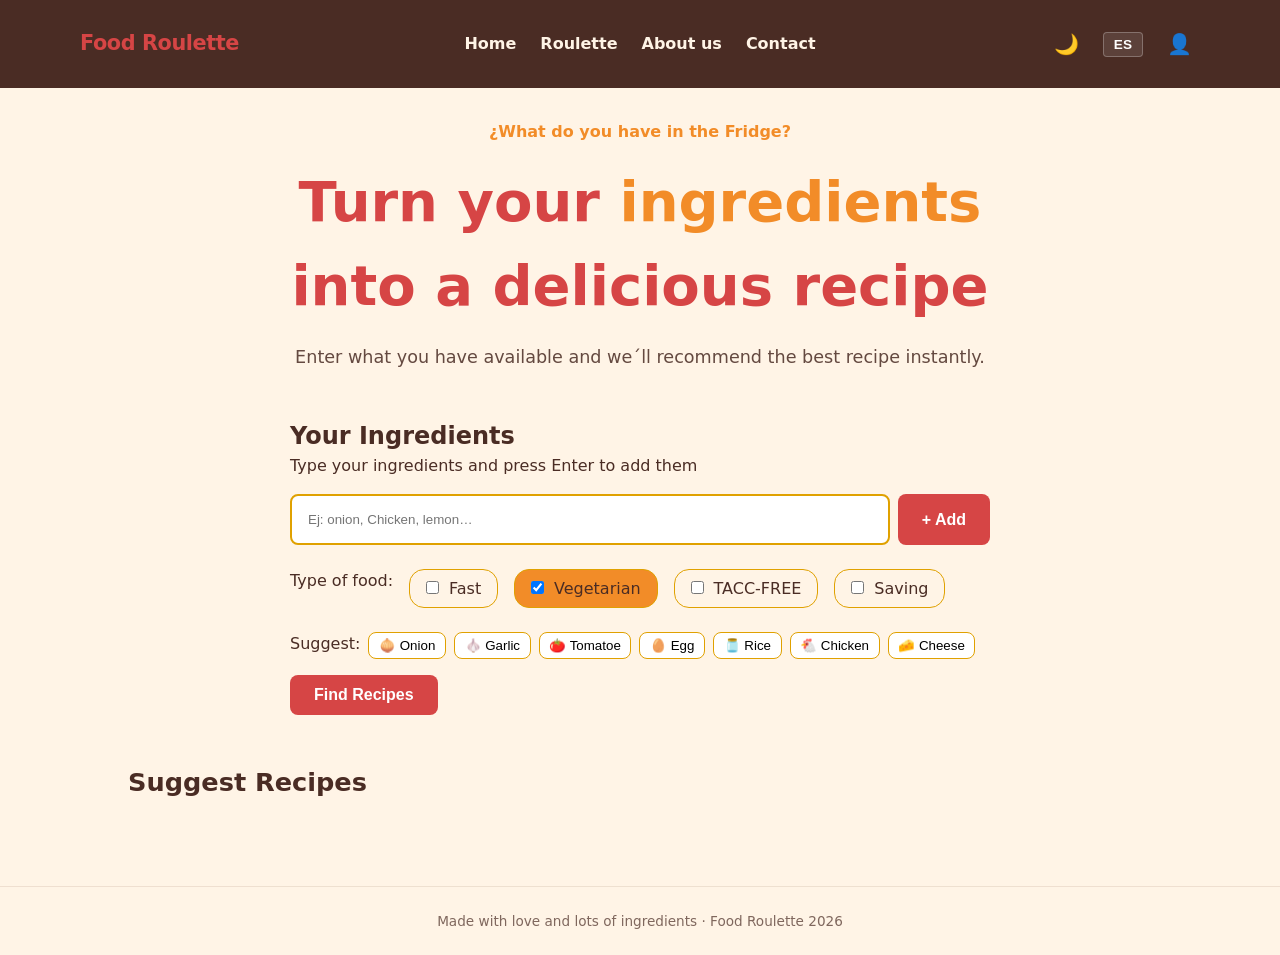
<file: index.html>
<!DOCTYPE html>
<html lang="en">
    <head>
        <meta charset="UTF-8">
        <meta name="viewport" content="width=device-width, initial-scale=1.0">
        <title>Food Roulette</title>
        <link rel="stylesheet" href="css/style.css">
    </head>

    <body>
        <!-- header (navbar): se inyecta desde js/navbar.js -->

        <!-- Modal de Login/Registro: se inyecta desde js/auth-modal.js -->

        <!-- Modal de Favoritos -->
        <div class="modal" id="favorites-modal" hidden>
            <div class="modal-content modal-large">
                <button class="modal-close" id="favorites-close-btn">✕</button>
                <h2 data-translate>My Favorite Recipes</h2>
                <div id="favorites-grid" class="recipes-grid"><!-- JS inyectará favoritos aquí --></div>
            </div>
        </div>

        <main>
            <section class="hero">
                <p class="hero-text" data-translate>¿What do you have in the Fridge?</p>
                <h1 class="hero-title">
                    <span data-translate>Turn your</span> <em data-translate>ingredients</em><br/><span data-translate>into a delicious recipe</span>
                </h1>
                <p class="hero-subtitle" data-translate>
                    Enter what you have available and we´ll recommend the best recipe instantly.
                </p>
            </section>

            <section class="search-section">
                <h2 data-translate>Your Ingredients</h2>
                <p data-translate>Type your ingredients and press Enter to add them</p>
                <ul class="tags-container" id="tags-container" aria-label="Ingredients selected">   <!-- Los ingredientes inyectados por JS irán aquí como <li> --></ul>

                <template id="ingredient-tag-template">
                    <li class="ingredient-tag">
                        <span class="tag-text"></span>
                        <button class="remove-btn" aria-label="Eliminar ingrediente">X</button>
                    </li>
                </template> <!--Aca vamos a agregar los tags de ingredientes de forma dinámica con JS-->

                <form class="input-row">
                    <label for="ingredient-input" class="sr-only" data-translate>Ingredient</label>
                    <input
                        class="ingredient-input"
                        id="ingredient-input"
                        type="text"
                        placeholder="Ej: onion, Chicken, lemon…"
                        data-translate
                    />
                    <button class="ingredient-btn" id="ingredient-btn" data-translate>+ Add</button>
                </form>

                <div class="filters">
                    <span class="filters__label" data-translate>Type of food:</span>
                    <label class="filter-chip">
                        <input type="checkbox" /> <span data-translate>Fast</span>
                    </label>
                    <label class="filter-chip">
                        <input type="checkbox" checked /> <span data-translate>Vegetarian</span>
                    </label>
                    <label class="filter-chip">
                        <input type="checkbox" /> <span data-translate>TACC-FREE</span>
                    </label>
                    <label class="filter-chip">
                        <input type="checkbox" /> <span data-translate>Saving</span>
                    </label>
                </div>

                <div class="quick-tags">
                    <span class="quick-tags__label" data-translate>Suggest:</span>
                    <button class="quick-tag" data-translate>🧅 Onion</button>
                    <button class="quick-tag" data-translate>🧄 Garlic</button>
                    <button class="quick-tag" data-translate>🍅 Tomatoe</button>
                    <button class="quick-tag" data-translate>🥚 Egg</button>
                    <button class="quick-tag" data-translate>🫙 Rice</button>
                    <button class="quick-tag" data-translate>🐔 Chicken</button>
                    <button class="quick-tag" data-translate>🧀 Cheese</button>
                </div>

                <button class="btn btn--primary" id="search-btn" data-translate>
                    Find Recipes
                </button>
            </section>

            <section class="results-section" id="results-section">
                <h2 class="results-title" data-translate>Suggest Recipes</h2>
                <div id="recipes-grid" class="recipes-grid" aria-live="polite" aria-atomic="false"><!-- JS inyectará aquí los resultados --></div>
            </section>

            <template id="recipe-template">
                <article class="recipe-card">
                    <h3 class="recipe-title"></h3>
                    <p class="recipe-description"></p>
                    <div class="recipe-actions">
                        <button class="recipe-btn">Show more</button>
                        <button class="favorite-btn" title="Add to favorites">♡</button>
                    </div>
                </article>
            </template>
        </main>

        <!-- footer: se inyecta desde js/navbar.js -->
    <script type="module" src="js/script.js"></script>
    </body>
</html>
</file>
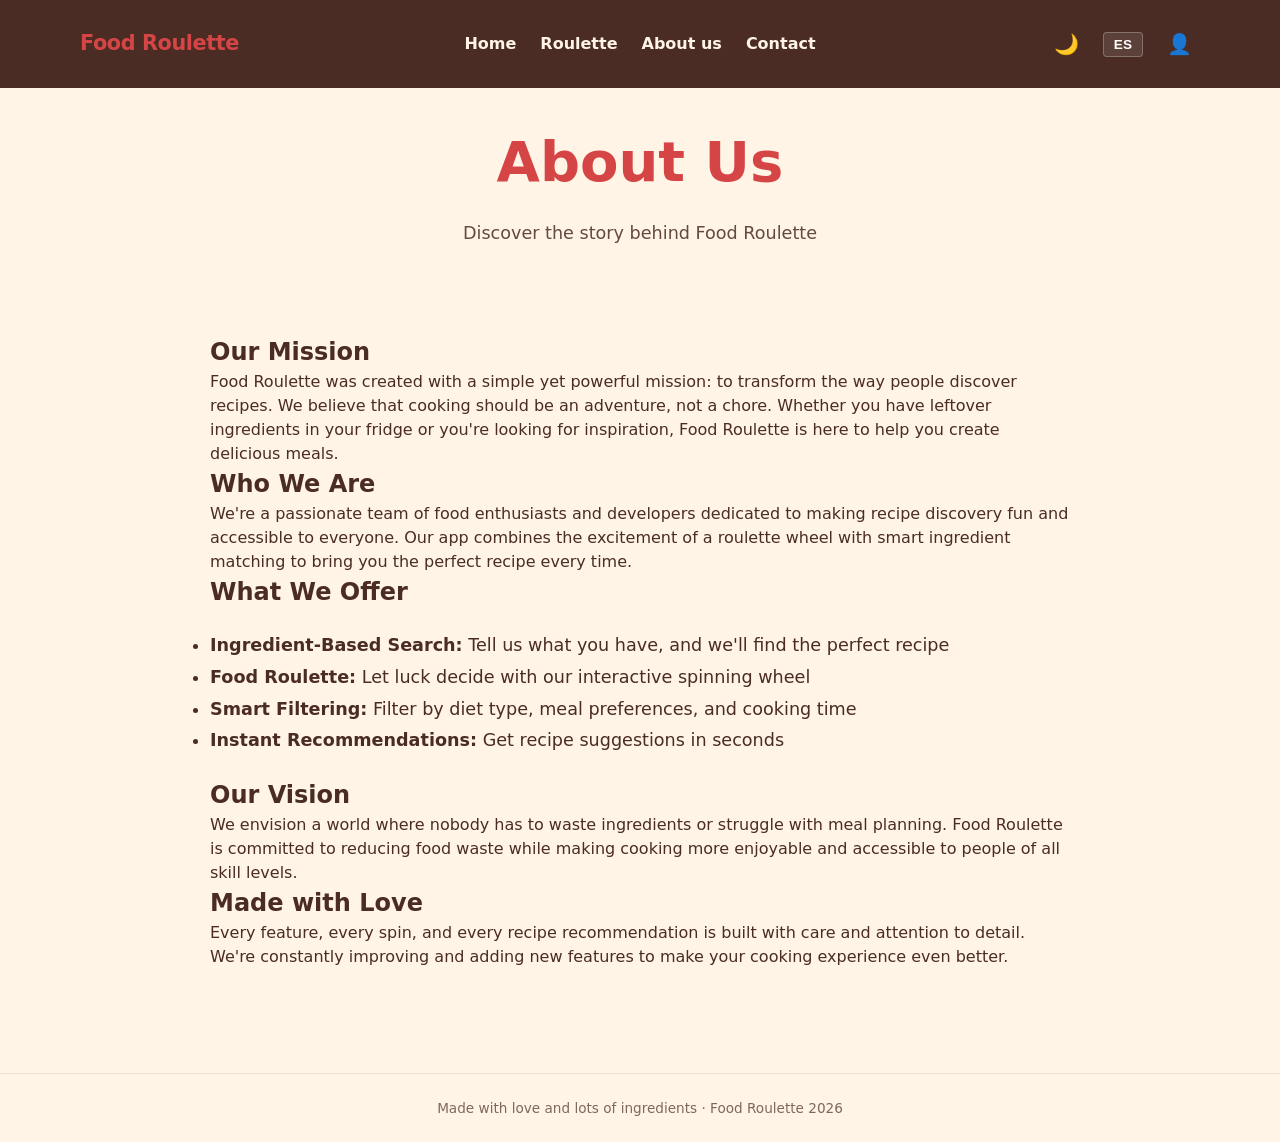
<file: pages/about-us.html>
<!DOCTYPE html>
<html lang="en">

    <head>
        <meta charset="UTF-8" />
        <meta name="viewport" content="width=device-width, initial-scale=1.0" />
        <title>About Us — Food Roulette</title>
        <link rel="stylesheet" href="../css/style.css" />
    </head>

    <body>

        <!-- ── Navegación ─────────────────────────────────────────── -->
        <!-- header (navbar): se inyecta desde js/navbar.js -->

        <!-- Modal de Login/Registro: se inyecta desde js/auth-modal.js -->

        <!-- ── Contenido principal ────────────────────────────────── -->
        <main>
            <section class="hero">
                <h1 class="hero-title" data-translate>About Us</h1>
                <p class="hero-subtitle" data-translate>
                    Discover the story behind Food Roulette
                </p>
            </section>

            <article class="content-section" style="padding: 40px 20px; max-width: 900px; margin: 0 auto;">
                <section>
                    <h2 data-translate>Our Mission</h2>
                    <p data-translate="Food Roulette was created with a simple yet powerful mission: to transform the way people discover recipes. We believe that cooking should be an adventure, not a chore. Whether you have leftover ingredients in your fridge or you're looking for inspiration, Food Roulette is here to help you create delicious meals.">
                        Food Roulette was created with a simple yet powerful mission: to transform the way people
                        discover recipes. We believe that cooking should be an adventure, not a chore. Whether you have
                        leftover ingredients in your fridge or you're looking for inspiration, Food Roulette is here
                        to help you create delicious meals.
                    </p>
                </section>

                <section>
                    <h2 data-translate>Who We Are</h2>
                    <p data-translate="We're a passionate team of food enthusiasts and developers dedicated to making recipe discovery fun and accessible to everyone. Our app combines the excitement of a roulette wheel with smart ingredient matching to bring you the perfect recipe every time.">
                        We're a passionate team of food enthusiasts and developers dedicated to making recipe discovery
                        fun and accessible to everyone. Our app combines the excitement of a roulette wheel with smart
                        ingredient matching to bring you the perfect recipe every time.
                    </p>
                </section>

                <section>
                    <h2 data-translate>What We Offer</h2>
                    <ul style="line-height: 1.8; font-size: 1.1rem; margin: 20px 0;">
                        <li>
                            <strong data-translate>Ingredient-Based Search:</strong>
                            <span data-translate>Tell us what you have, and we'll find the perfect recipe</span>
                        </li>
                        <li>
                            <strong data-translate>Food Roulette:</strong>
                            <span data-translate>Let luck decide with our interactive spinning wheel</span>
                        </li>
                        <li>
                            <strong data-translate>Smart Filtering:</strong>
                            <span data-translate>Filter by diet type, meal preferences, and cooking time</span>
                        </li>
                        <li>
                            <strong data-translate>Instant Recommendations:</strong>
                            <span data-translate>Get recipe suggestions in seconds</span>
                        </li>
                    </ul>
                </section>

                <section>
                    <h2 data-translate>Our Vision</h2>
                    <p data-translate="We envision a world where nobody has to waste ingredients or struggle with meal planning. Food Roulette is committed to reducing food waste while making cooking more enjoyable and accessible to people of all skill levels.">
                        We envision a world where nobody has to waste ingredients or struggle with meal planning.
                        Food Roulette is committed to reducing food waste while making cooking more enjoyable and
                        accessible to people of all skill levels.
                    </p>
                </section>

                <section>
                    <h2 data-translate>Made with Love</h2>
                    <p data-translate="Every feature, every spin, and every recipe recommendation is built with care and attention to detail. We're constantly improving and adding new features to make your cooking experience even better.">
                        Every feature, every spin, and every recipe recommendation is built with care and attention
                        to detail. We're constantly improving and adding new features to make your cooking experience
                        even better.
                    </p>
                </section>
            </article>
        </main>

        <!-- ── Pie de página ───────────────────────────────────────── -->
        <!-- footer: se inyecta desde js/navbar.js -->
        <script type="module" src="../js/about-us.js"></script>
    </body>

</html>
</file>
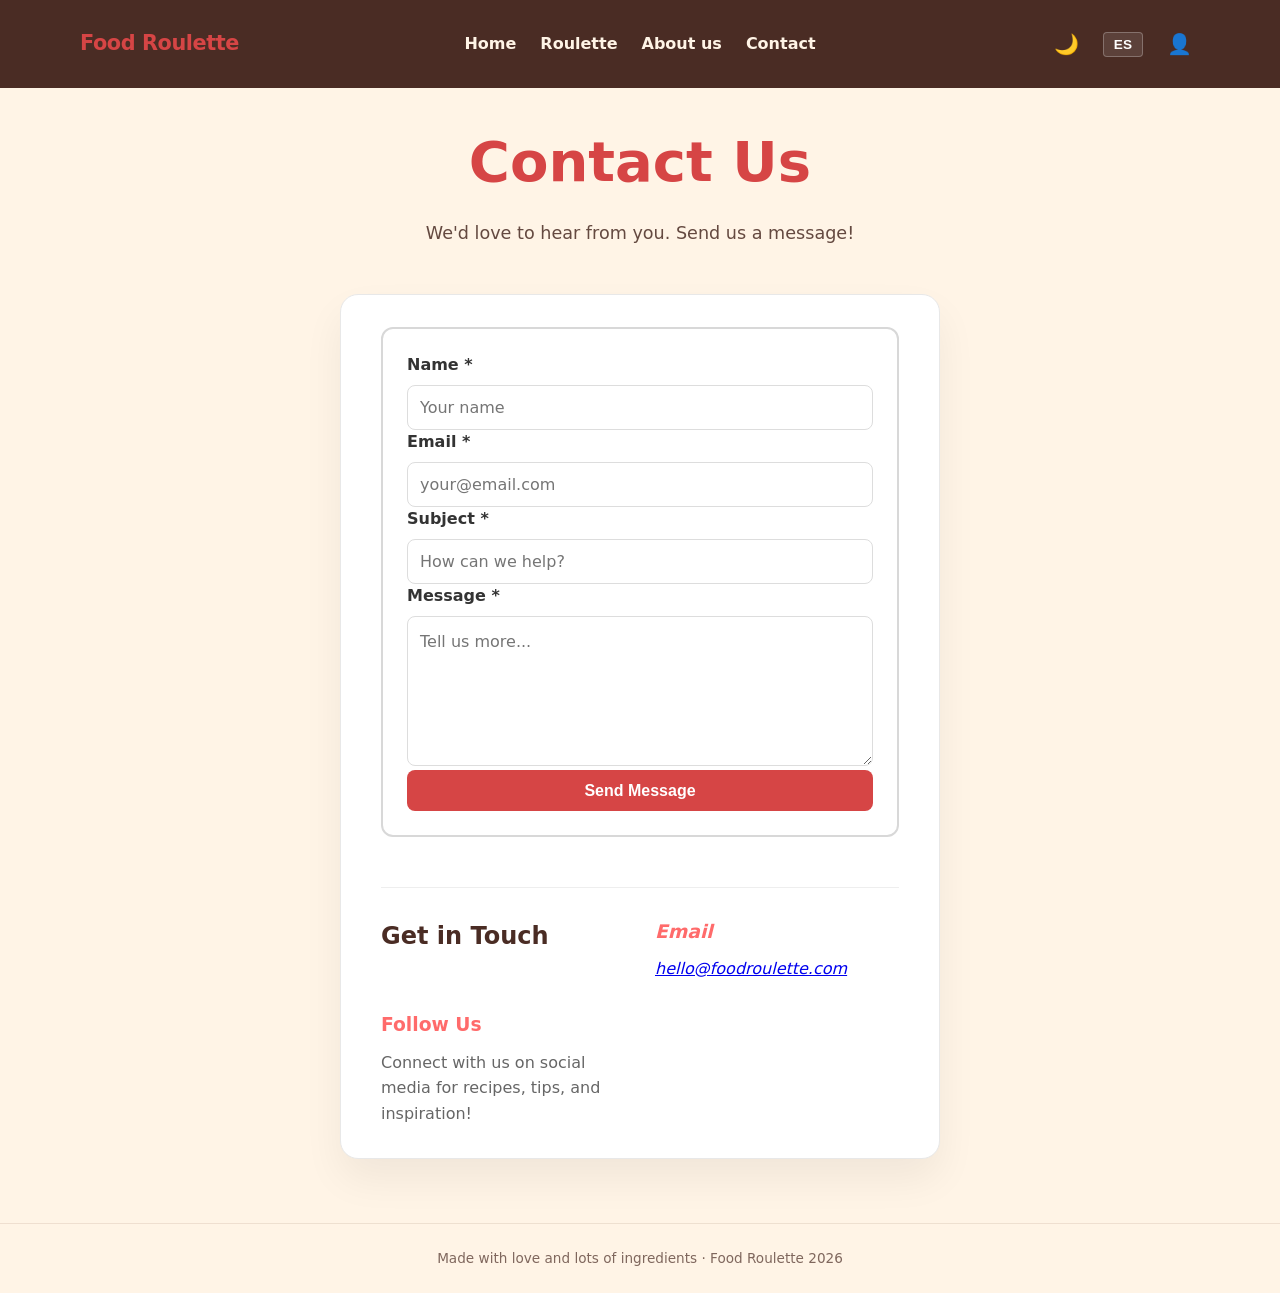
<file: pages/contact.html>
<!DOCTYPE html>
<html lang="en">

    <head>
        <meta charset="UTF-8" />
        <meta name="viewport" content="width=device-width, initial-scale=1.0" />
        <title>Contact — Food Roulette</title>
        <link rel="stylesheet" href="../css/style.css" />
        <link rel="stylesheet" href="../css/contact.css"/>
    </head>

    <body>

        <!-- ── Navegación ─────────────────────────────────────────── -->
        <!-- header (navbar): se inyecta desde js/navbar.js -->

        <!-- Modal de Login/Registro: se inyecta desde js/auth-modal.js -->

        <!-- ── Contenido principal ────────────────────────────────── -->
        <main>
            <section class="hero">
                <h1 class="hero-title" data-translate>Contact Us</h1>
                <p class="hero-subtitle" data-translate>
                    We'd love to hear from you. Send us a message!
                </p>
            </section>

            <article class="contact-container">
                <form class="contact-form" id="contact-form">
                    <fieldset>
                        <legend class="sr-only" data-translate>Contact Information</legend>
                        <div class="form-group">
                            <label for="name" data-translate>Name *</label>
                            <input type="text" id="name" name="name" required placeholder="Your name" data-translate />
                        </div>

                        <div class="form-group">
                            <label for="email" data-translate>Email *</label>
                            <input type="email" id="email" name="email" required placeholder="your@email.com" data-translate />
                        </div>

                        <div class="form-group">
                            <label for="subject" data-translate>Subject *</label>
                            <input type="text" id="subject" name="subject" required placeholder="How can we help?" data-translate />
                        </div>

                        <div class="form-group">
                            <label for="message" data-translate>Message *</label>
                            <textarea id="message" name="message" required placeholder="Tell us more..." data-translate></textarea>
                        </div>

                        <button type="submit" class="btn btn--primary" data-translate>Send Message</button>
                    </fieldset>
                </form>

                <aside class="contact-info">
                    <h2 data-translate>Get in Touch</h2>
                    <address class="info-item">
                        <h3>Email</h3>
                        <p>
                            <a href="mailto:hello@foodroulette.com">hello@foodroulette.com</a>
                        </p>
                    </address>

                    <div class="info-item">
                        <h3 data-translate>Follow Us</h3>
                        <p data-translate>
                            Connect with us on social media for recipes, tips, and inspiration!
                        </p>
                    </div>
                </aside>
            </article>
        </main>

        <!-- ── Pie de página ───────────────────────────────────────── -->
        <!-- footer: se inyecta desde js/navbar.js -->
        <script type="module" src="../js/contact.js"></script>
        <script type="module" src="../js/theme.js"></script>
        <script type="module" src="../js/auth.js"></script>
    </body>

</html>
</file>
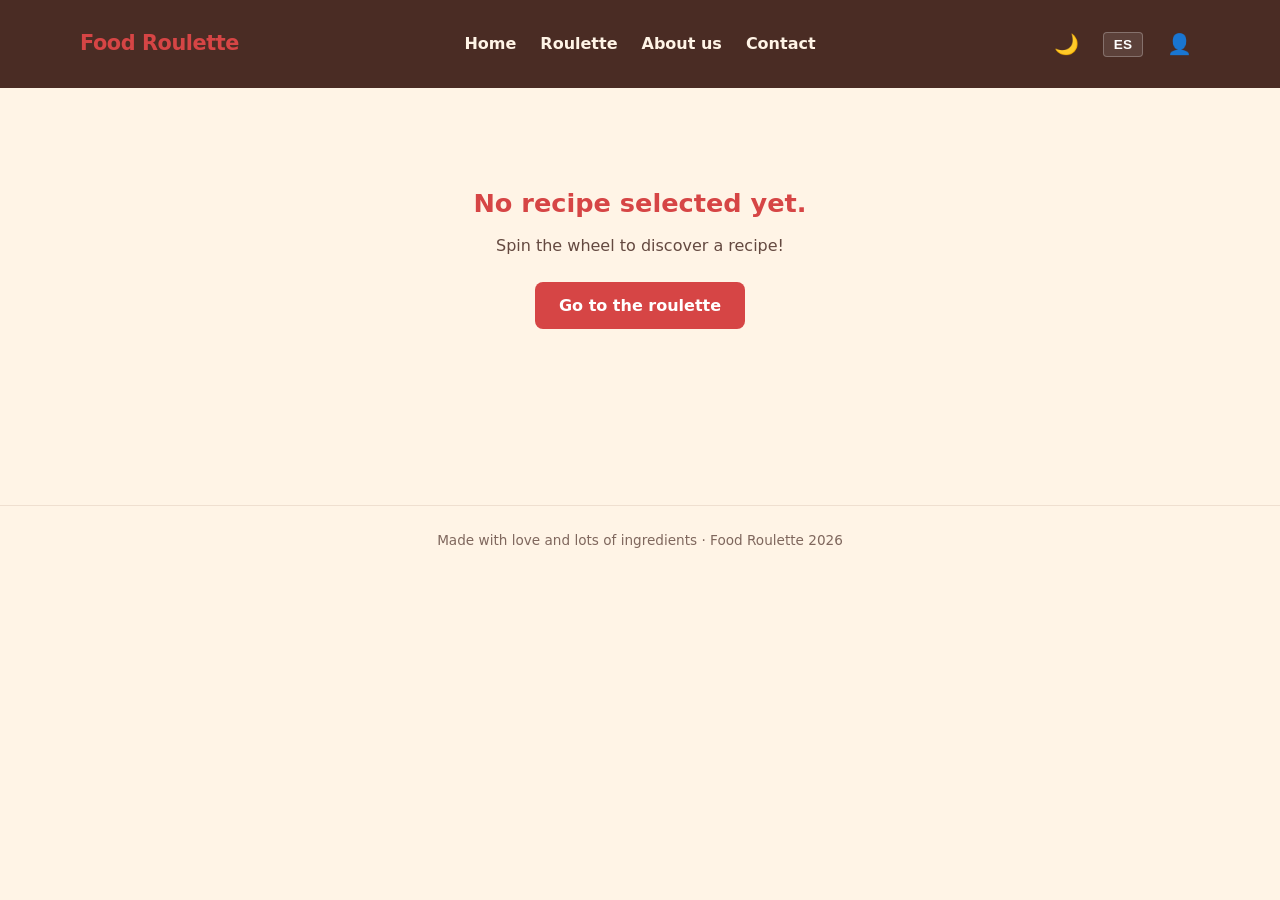
<file: pages/recipe.html>
<!DOCTYPE html>
<html lang="en">

<head>
  <meta charset="UTF-8" />
  <meta name="viewport" content="width=device-width, initial-scale=1.0" />
  <title>Recipe — Food Roulette</title>
  <link rel="stylesheet" href="../css/style.css" />
  <link rel="stylesheet" href="../css/recipe.css" />
</head>

<body>

  <!-- ── Navegación ─────────────────────────────────────────── -->
  <!-- header (navbar): se inyecta desde js/navbar.js -->

  <!-- Modal de Login/Registro: se inyecta desde js/auth-modal.js -->

  <!-- ── Contenido principal ────────────────────────────────── -->
  <main class="recipe-page" id="recipe-page">

    <!-- Encabezado grande con el título de la comida (color dinámico via JS) -->
    <header class="recipe-hero" id="recipe-hero">
      <h1 class="recipe-hero__title" id="recipe-title"></h1>
      <button class="recipe-fav-btn" id="recipe-fav-btn" type="button" aria-label="Add to favorites" data-translate-title="Add to favorites" title="Add to favorites">♡</button>
    </header>

    <div class="recipe-layout">

      <!-- Aside (35%): imagen de la comida -->
      <aside class="recipe-aside" aria-label="Recipe image">
        <div class="recipe-aside__visual" id="recipe-visual"></div>
      </aside>

      <!-- Columna derecha: tags + pasos -->
      <section class="recipe-content">

        <section class="recipe-quickinfo" aria-label="Quick info">
          <ul class="recipe-tags" id="recipe-tags"></ul>
        </section>

        <section class="recipe-steps" aria-labelledby="steps-heading">
          <h2 class="recipe-steps__heading" id="steps-heading" data-translate>Steps</h2>
          <ol class="recipe-steps__list" id="recipe-steps"></ol>
        </section>

      </section>
    </div>

  </main>

  <!-- ── Pie de página ──────────────────────────────────────── -->
  <!-- footer: se inyecta desde js/navbar.js -->

  <script type="module" src="../js/recipe.js"></script>

</body>

</html>
</file>
<file: css/style.css>
:root {
    --primary: #D64545;     /* Rojo intenso (Acción / Botones principales) */
    --accent: #F28C28;      /* Naranja brillante (Destacados / Etiquetas) */
    --secondary: #E0A100;   /* Amarillo oro (Filtros / Iconos) */
    --light_Beige: #FFF4E6;  /* Crema muy claro (Fondo de toda la web) */
    --brown: #4A2C24;        /* Marrón oscuro (Lectura cómoda) */
}

* { box-sizing: border-box; margin: 0; padding: 0; }

/* ── Reset global - Ocultar elementos con atributo hidden ─── */
[hidden] { display: none !important; }

/* ── Texto solo para lectores de pantalla (visualmente oculto) ─── */
.sr-only {
    position: absolute;
    width: 1px;
    height: 1px;
    padding: 0;
    margin: -1px;
    overflow: hidden;
    clip: rect(0, 0, 0, 0);
    white-space: nowrap;
    border: 0;
}

/* ── Foco visible global para navegación por teclado ─────────── */
:focus-visible {
    outline: 2px solid var(--primary);
    outline-offset: 3px;
}

/* ── Respeta la preferencia de "movimiento reducido" del sistema ── */
@media (prefers-reduced-motion: reduce) {
    *,
    *::before,
    *::after {
        animation-duration: 0.01ms !important;
        animation-iteration-count: 1 !important;
        transition-duration: 0.01ms !important;
        scroll-behavior: auto !important;
    }
}

html { overflow-x: clip; }

body {
    background-color: var(--light_Beige);
    color: var(--brown);
    font-family: 'Segoe UI', system-ui, sans-serif;
    line-height: 1.5;
    overflow-x: clip;
}

/* Header fijo: queda visible al hacer scroll */
.header {
    position: sticky;
    top: 0;
    z-index: 100;
}

.navbar {
    display: flex;
    flex-direction: column;
    align-items: center;
    padding: 1.5rem 5rem;
    background-color: var(--brown);
    margin-bottom: 2rem;
}

.nav-links {
    list-style: none;
    display: flex;
    gap: 1.5rem;
}

.nav-links a { text-decoration: none; color: var(--light_Beige); font-weight: bold; }

.hero { text-align: center; margin-bottom: 3rem; }
.hero-title { font-size: 2.5rem; color: var(--primary); margin: 1rem 0; }
.hero-title em { color: var(--accent); font-style: normal; }

.input-row {
    display: flex;
    flex-direction: column; /* Input arriba, botón abajo en móvil */
    gap: 0.5rem;
}

/* Ingredientes y Tags */
.tags-container {
    display: flex;
    flex-wrap: wrap;
    gap: 0.5rem;
    margin-bottom: 1rem;
    list-style: none;
}

.ingredient-tag {
    background: var(--accent);
    color: white;
    padding: 0.5rem 1rem;
    border-radius: 20px;
    display: flex;
    align-items: center;
    gap: 0.5rem;
}

/* Inputs y Botones */
.input-row { display: flex; gap: 0.5rem; margin-bottom: 1rem; }
.ingredient-input {
    flex: 1;
    padding: 0.8rem;
    border: 2px solid var(--secondary);
    border-radius: 8px;
}
.ingrdient-btn {
    background-color: var(--primary);
    color: white;
    border: none;
    padding: 0.8rem 1.5rem;
    border-radius: 8px;
    cursor: pointer;
    transition: background 0.3s ease;
}

.ingrdient-btn:hover { background-color: #b33a3a; }

.ingredient-input, .ingrdient-btn {
    width: 100%; /* Botón y input ocupan todo el ancho en móvil */
    padding: 1rem;
}

.filters { margin: 1.5rem 0; display: flex; flex-wrap: wrap; gap: 1rem; }
.filter-chip { 
    border: 1px solid var(--secondary); 
    padding: 0.4rem 1rem; 
    border-radius: 15px; 
    cursor: pointer;
}

.quick-tags { display: flex; gap: 0.5rem; flex-wrap: wrap; margin-bottom: 1rem; }
.quick-tag { 
    background: white; 
    border: 1px solid var(--secondary); 
    padding: 0.3rem 0.6rem; 
    border-radius: 8px; 
    cursor: pointer; 
}

/* ── Nav brand ───────────────────────────────────────────────── */

.nav-brand {
    font-size: 1.3rem;
    font-weight: 800;
    color: var(--primary);
    text-decoration: none;
    letter-spacing: -0.02em;
}

/* ── Hero ────────────────────────────────────────────────────── */

.hero-text     { color: var(--accent); font-weight: 600; margin-bottom: 0.5rem; }
.hero-subtitle { color: var(--brown); font-size: 1.1rem; opacity: 0.85; }

/* ── Secciones ───────────────────────────────────────────────── */

.search-section  { max-width: 700px; margin: 0 auto 3rem; }
.results-section { margin-top: 2rem; }
.results-title   { font-size: 1.6rem; color: var(--brown); margin-bottom: 1.25rem; }

/* ── Botones base ────────────────────────────────────────────── */

.btn {
    display: inline-flex;
    align-items: center;
    justify-content: center;
    gap: 0.4rem;
    padding: 0.7rem 1.5rem;
    border-radius: 8px;
    border: none;
    font-size: 1rem;
    font-weight: 600;
    cursor: pointer;
    transition: background 0.2s ease, transform 0.15s ease;
    text-decoration: none;
}

.btn:focus-visible { outline: 2px solid var(--primary); outline-offset: 3px; }

.btn--primary {
    background: var(--primary);
    color: #fff;
}
.btn--primary:hover  { background: #bf3a3a; }
.btn--primary:active { transform: translateY(1px); }

.btn--secondary {
    background: var(--secondary);
    color: var(--brown);
}
.btn--secondary:hover  { background: #c48d00; }
.btn--secondary:active { transform: translateY(1px); }

/* Alias para el botón de añadir ingrediente (corrige typo en CSS previo) */
.ingredient-btn {
    background-color: var(--primary);
    color: white;
    border: none;
    padding: 0.8rem 1.5rem;
    border-radius: 8px;
    cursor: pointer;
    transition: background 0.2s ease;
    font-size: 1rem;
    font-weight: 600;
}
.ingredient-btn:hover { background-color: #bf3a3a; }

/* ── Botón remove en tags ────────────────────────────────────── */

.remove-btn {
    background: transparent;
    border: none;
    color: rgba(255,255,255,0.85);
    font-size: 1.1rem;
    line-height: 1;
    cursor: pointer;
    padding: 0 0 0 0.25rem;
}
.remove-btn:hover { color: #fff; }

/* ── Filter chip activo ──────────────────────────────────────── */

.filter-chip.active { background: var(--accent); color: var(--brown); }

[data-theme="dark"] .filter-chip.active { color: #1a1a1a; }
.filter-chip input  { margin-right: 0.3rem; }

/* ── Grilla de recetas ───────────────────────────────────────── */

.recipes-grid {
    display: grid;
    grid-template-columns: 1fr;
    gap: 1rem;
}

.recipe-card {
    background: #fff;
    border: 1px solid #e8d8c8;
    border-radius: 12px;
    padding: 1.25rem;
    box-shadow: 0 2px 8px rgba(74, 44, 36, 0.07);
    transition: box-shadow 0.2s ease;
}
.recipe-card:hover { box-shadow: 0 4px 16px rgba(74, 44, 36, 0.12); }

.recipe-title       { font-size: 1.15rem; color: var(--primary); margin-bottom: 0.35rem; }
.recipe-description { font-size: 0.9rem; color: var(--brown); margin-bottom: 0.85rem; }
.recipe-btn         { background: transparent; border: 1.5px solid var(--secondary); border-radius: 6px; padding: 0.35rem 0.9rem; cursor: pointer; font-size: 0.85rem; color: var(--brown); transition: background 0.15s; }
.recipe-btn:hover   { background: var(--secondary); }

/* Detalle expandible de la receta */
.recipe-details          { margin-top: 1rem; border-top: 1px solid #eee; padding-top: 1rem; }
.recipe-image            { width: 100%; border-radius: 8px; margin-bottom: 0.75rem; object-fit: cover; max-height: 220px; }
.recipe-details__label   { font-weight: 700; font-size: 0.85rem; text-transform: uppercase; letter-spacing: 0.04em; margin: 0.75rem 0 0.35rem; color: var(--brown); }
.recipe-details__list    { list-style: disc; padding-left: 1.25rem; font-size: 0.9rem; }
.recipe-details__steps   { padding-left: 1.25rem; font-size: 0.9rem; line-height: 1.6; }
.recipe-details__list li,
.recipe-details__steps li { margin-bottom: 0.25rem; }

/* Sin resultados */
.no-results { color: var(--brown); opacity: 0.7; font-style: italic; }

/* ── Autocomplete ────────────────────────────────────────────── */

.autocomplete-dropdown {
    position: absolute;
    top: 100%;
    left: 0;
    right: 0;
    z-index: 50;
    background: #fff;
    border: 1.5px solid var(--secondary);
    border-top: none;
    border-radius: 0 0 8px 8px;
    max-height: 220px;
    overflow-y: auto;
    list-style: none;
    margin: 0;
    padding: 4px 0;
    box-shadow: 0 6px 16px rgba(74, 44, 36, 0.14);
}

.autocomplete-dropdown[hidden] { display: none; }

.autocomplete-item {
    padding: 0.45rem 0.75rem;
    cursor: pointer;
    font-size: 0.88rem;
    color: var(--brown);
    transition: background 0.08s;
}

.autocomplete-item:hover,
.autocomplete-item.active {
    background: var(--light_Beige);
    color: var(--primary);
}

.autocomplete-match {
    background: transparent;
    color: var(--primary);
    font-weight: 700;
}

/* ── Footer ──────────────────────────────────────────────────── */

.site-footer {
    margin-top: 4rem;
    padding: 1.5rem;
    text-align: center;
    border-top: 1px solid #e8d8c8;
    font-size: 0.85rem;
    color: var(--brown);
    opacity: 0.7;
}

@media (min-width: 768px) {

    main { padding: 0 10%; }
    footer { padding: 0 10%; }

    .navbar {
        display: grid;
        grid-template-columns: 1fr auto 1fr;
        align-items: center;
    }

    .nav-links {
        flex-direction: row;
        justify-self: center;
    }

    .nav-controls {
        justify-self: end;
    }

    .input-row {
        flex-direction: row;
    }

    .ingrdient-btn { width: auto; }

    .hero-title { font-size: 3.5rem; }

    .recipes-grid {
        grid-template-columns: repeat(2, 1fr);
    }
}

@media (min-width: 1024px) {
    .recipes-grid {
        grid-template-columns: repeat(3, 1fr);
    }
}

/* ──────────────────────────────────────────────────────────────── */
/* DARK MODE & NEW COMPONENTS                                       */
/* ──────────────────────────────────────────────────────────────── */

/* Dark Mode - Variables */
[data-theme="dark"] {
    --primary: #FF6B6B;
    --accent: #FFB347;
    --secondary: #FFD700;
    /* Fondo y texto con mayor contraste para legibilidad */
    --light_Beige: #121214; /* fondo de componentes (mejor contraste que #1a1a1a) */
    --brown: #F3F4F6;      /* texto claro y más legible sobre fondo oscuro */
}

[data-theme="dark"] body {
    background-color: #0d0d0d;
    color: #E0E0E0;
}

[data-theme="dark"] .navbar {
    background-color: #1a1a1a;
    border-bottom: 1px solid #333;
}

[data-theme="dark"] .nav-links a {
    color: var(--brown)
}

[data-theme="dark"] .recipe-card {
    background: #222;
    border-color: #333;
    box-shadow: 0 2px 8px rgba(0, 0, 0, 0.3);
}

[data-theme="dark"] .recipe-card:hover {
    box-shadow: 0 4px 16px rgba(0, 0, 0, 0.5);
}

[data-theme="dark"] .autocomplete-dropdown {
    background: #222;
    border-color: #444;
    box-shadow: 0 6px 16px rgba(0, 0, 0, 0.4);
}

[data-theme="dark"] .autocomplete-item {
    color: #E0E0E0;
}

[data-theme="dark"] .autocomplete-item:hover,
[data-theme="dark"] .autocomplete-item.active {
    background: #2a2a2a;
    color: #FF7B7B;
}

[data-theme="dark"] .ingredient-input {
    background: #1a1a1a;
    border-color: #444;
    color: #E8E8E8;
}

[data-theme="dark"] .ingredient-input::placeholder {
    color: #888;
}

[data-theme="dark"] .ingredient-tag {
    background: #FF7B7B;
    color: #fff;
}

/* Modo oscuro: texto oscuro legible sobre los fondos claros de botones/chips */
[data-theme="dark"] .btn--primary,
[data-theme="dark"] .ingredient-btn {
    color: #1a1a1a;
}

[data-theme="dark"] .quick-tag {
    background: #2a2a2a;
    color: #E8E8E8;
    border-color: var(--secondary);
}

[data-theme="dark"] .modal {
    background: rgba(0, 0, 0, 0.85);
}

[data-theme="dark"] .modal-content {
    background: #1a1a1a;
    color: #E8E8E8;
    border: 1px solid #333;
}

[data-theme="dark"] .auth-tab .btn--primary {
    color: #1a1a1a;
}

[data-theme="dark"] .auth-message.error {
    color: #FF7B7B;
    background: rgba(255, 123, 123, 0.15);
}

/* ── Navbar Controls ────────────────────────────────────────────── */

.nav-controls {
    display: flex;
    gap: 1rem;
    align-items: center;
}

.lang-toggle {
    background: rgba(255, 255, 255, 0.1);
    color: #ffffff;
    border: 1px solid rgba(255, 255, 255, 0.25);
    border-radius: 4px;
    padding: 4px 10px;
    font-size: 0.85rem;
    font-weight: 600;
    cursor: pointer;
    transition: all 0.2s ease;
}
.lang-toggle:hover {
    cursor: pointer;
    background: rgba(255, 255, 255, 0.2);
    border-color: #F28C28;
    color: #F28C28;
}

.theme-toggle,
.user-btn {
    background: transparent;
    border: none;
    font-size: 1.25rem;
    cursor: pointer;
    padding: 0.5rem;
    transition: background 0.2s ease;
    color: var(--light_Beige);
}

.theme-toggle {
    border-radius: 50%;
}

.user-btn {
    border-radius: 999px;
    padding: 0.5rem;
    white-space: nowrap;
}

.theme-toggle:hover,
.user-btn:hover {
    background: rgba(255, 255, 255, 0.15);
}

[data-theme="dark"] .user-btn {
    color: var(--brown)
}

/* ── User Menu ──────────────────────────────────────────────────── */

.user-menu {
    position: relative;
}

.user-dropdown {
    position: absolute;
    top: 100%;
    right: 0;
    background: white;
    border: 1px solid #ddd;
    border-radius: 8px;
    min-width: 150px;
    box-shadow: 0 4px 12px rgba(0, 0, 0, 0.1);
    z-index: 100;
    margin-top: 0.5rem;
}

[data-theme="dark"] .user-dropdown {
    background: #1a1a1a;
    border-color: #444;
    box-shadow: 0 4px 12px rgba(0, 0, 0, 0.5);
}

.user-dropdown[hidden] {
    display: none;
}

.user-menu-item {
    display: block;
    width: 100%;
    padding: 0.75rem 1rem;
    border: none;
    background: transparent;
    color: var(--brown);
    cursor: pointer;
    text-align: left;
    font-size: 0.95rem;
    transition: background 0.2s ease;
}

[data-theme="dark"] .user-menu-item {
    color: #E8E8E8;
}

.user-menu-item:hover {
    background: var(--light_Beige);
}

[data-theme="dark"] .user-menu-item:hover {
    background: #2a2a2a;
}

.user-menu-item:first-child {
    border-radius: 8px 8px 0 0;
}

.user-menu-item:last-child {
    border-radius: 0 0 8px 8px;
}

/* ── Modal ──────────────────────────────────────────────────────── */

.modal {
    position: fixed;
    top: 0;
    left: 0;
    width: 100%;
    height: 100%;
    background: rgba(0, 0, 0, 0.5);
    display: flex;
    align-items: center;
    justify-content: center;
    z-index: 200;
}

.modal[hidden] {
    display: none;
}

.modal-content {
    background: white;
    padding: 2rem;
    border-radius: 12px;
    max-width: 500px;
    width: 90%;
    max-height: 90vh;
    overflow-y: auto;
    position: relative;
}

.modal-large {
    max-width: 900px;
}

.modal-close {
    position: absolute;
    top: 1rem;
    right: 1rem;
    background: transparent;
    border: none;
    font-size: 1.5rem;
    cursor: pointer;
    color: var(--brown);
    padding: 0;
    width: 2rem;
    height: 2rem;
    display: flex;
    align-items: center;
    justify-content: center;
}

[data-theme="dark"] .modal-close {
    color: #E0E0E0;
}

.modal-close:hover {
    background: var(--light_Beige);
    border-radius: 50%;
}

/* ── Auth ───────────────────────────────────────────────────────── */

.auth-container {
    margin-top: 1rem;
}

.auth-tab {
    animation: fadeIn 0.3s ease;
}

.auth-tab[hidden] {
    display: none;
}

@keyframes fadeIn {
    from { opacity: 0; }
    to { opacity: 1; }
}

.auth-tab h2 {
    color: var(--primary);
    margin-bottom: 1.5rem;
    font-size: 1.5rem;
}

.auth-tab form {
    display: flex;
    flex-direction: column;
    gap: 1rem;
    margin-bottom: 1.5rem;
}

.auth-tab input {
    padding: 0.8rem;
    border: 2px solid #ddd;
    border-radius: 8px;
    font-size: 1rem;
    transition: border-color 0.2s;
}

[data-theme="dark"] .auth-tab input {
    background: #333;
    border-color: #444;
    color: #E0E0E0;
}

.auth-tab input:focus {
    outline: none;
    border-color: var(--primary);
    box-shadow: 0 0 0 3px rgba(214, 69, 69, 0.25);
}

.auth-switch {
    text-align: center;
    color: var(--brown);
    font-size: 0.9rem;
}

[data-theme="dark"] .auth-switch {
    color: #E0E0E0;
}

.auth-tab-btn {
    background: transparent;
    border: none;
    color: var(--primary);
    cursor: pointer;
    font-weight: 600;
    text-decoration: underline;
    padding: 0;
}

.auth-message {
    margin-top: 0.5rem;
    border-radius: 6px;
    font-size: 0.9rem;
    text-align: center;
}

.auth-message:not(:empty) {
    padding: 0.75rem;
}

.auth-message.error:not(:empty) {
    color: #D64545;
    background: rgba(214, 69, 69, 0.1);
}

.auth-message:not(.error):not(:empty) {
    color: #27AE60;
    background: rgba(39, 174, 96, 0.1);
}

/* ── Recipe Actions ────────────────────────────────────────────── */

.recipe-actions {
    display: flex;
    gap: 0.5rem;
    align-items: center;
}

.recipe-btn {
    flex: 1;
}

.favorite-btn {
    background: transparent;
    border: 1.5px solid var(--secondary);
    border-radius: 6px;
    padding: 0.35rem 0.6rem;
    cursor: pointer;
    font-size: 1.2rem;
    min-width: 40px;
    transition: all 0.2s ease;
}

.favorite-btn:hover {
    background: var(--secondary);
    transform: scale(1.15);
}

[data-theme="dark"] .favorite-btn {
    color: #F3F4F6;
    border-color: var(--secondary);
}

/* ── Responsive ────────────────────────────────────────────────── */

@media (max-width: 768px) {
    .navbar {
        padding: 0.75rem 1rem;
        flex-direction: row;
        flex-wrap: wrap;
        justify-content: space-between;
        align-items: center;
        gap: 0.25rem;
    }

    .nav-links {
        order: 3;
        width: 100%;
        justify-content: center;
        flex-wrap: wrap;
        gap: 0.5rem;
        font-size: 0.85rem;
        padding-top: 0.5rem;
        border-top: 1px solid rgba(255, 255, 255, 0.2);
    }

    .nav-controls {
        order: 2;
    }

    .modal-content {
        padding: 1.5rem;
        max-width: 95%;
    }

    .results-grid {
        grid-template-columns: 1fr;
    }
}

/* ── Toast de retroalimentación ─────────────────────────────── */
#fr-toast {
    position: fixed;
    bottom: 1.5rem;
    left: 50%;
    transform: translateX(-50%);
    background: var(--brown);
    color: var(--light_Beige);
    padding: 0.75rem 1.5rem;
    border-radius: 0.5rem;
    font-size: 0.95rem;
    z-index: 9999;
    max-width: 90vw;
    text-align: center;
    box-shadow: 0 2px 8px rgba(0, 0, 0, 0.3);
    animation: toast-in 0.2s ease;
}

@keyframes toast-in {
    from { opacity: 0; transform: translateX(-50%) translateY(0.5rem); }
    to   { opacity: 1; transform: translateX(-50%) translateY(0); }
}
</file>
<file: css/contact.css>
.contact-container {
    max-width: 600px;
    margin: 40px auto;
    padding: 2rem 2.5rem;
    background: #ffffff;
    border: 1px solid #e8e8e8;
    border-radius: 18px;
    box-shadow: 0 20px 40px rgba(0, 0, 0, 0.06);
}

.contact-form fieldset {
    border: 2.5px solid #d8d8d8;
    border-radius: 12px;
    padding: 1.5rem;
    margin: 0;
}

[data-theme="dark"] .contact-form fieldset {
    border-color: #555555;
}

.contact-form {
    display: flex;
    flex-direction: column;
    gap: 20px;
}

.form-group {
    display: flex;
    flex-direction: column;
    gap: 8px;
}

.form-group label {
    font-weight: 600;
    color: var(--text-primary, #333);
}

.form-group input,
.form-group textarea {
    padding: 12px;
    border: 1px solid #ddd;
    border-radius: 8px;
    font-family: inherit;
    font-size: 1rem;
    width: 100%;
    transition: border-color 0.2s ease, box-shadow 0.2s ease;
}

.form-group input:focus,
.form-group textarea:focus {
    outline: none;
    border-color: #ff6b6b;
    box-shadow: 0 0 0 3px rgba(255, 107, 107, 0.1);
}

.form-group textarea {
    resize: vertical;
    min-height: 150px;
    line-height: 1.6;
}

.contact-form .btn--primary {
    width: 100%;
    margin-top: 0.25rem;
}

.contact-info {
    display: grid;
    grid-template-columns: 1fr 1fr;
    gap: 30px;
    margin-top: 50px;
    padding-top: 30px;
    border-top: 1px solid #eee;
}

.info-item h3 {
    margin-bottom: 10px;
    color: var(--primary-color, #ff6b6b);
}

.info-item p {
    color: #666;
    line-height: 1.6;
}

@media (max-width: 768px) {
    .contact-info {
        grid-template-columns: 1fr;
    }
}

/* Mejora de contraste en modo oscuro */
[data-theme="dark"] .contact-form .btn--primary {
    color: #1a1a1a;
}

[data-theme="dark"] .contact-container {
    background: #16171a;
    border: 1px solid #2c2c34;
    box-shadow: 0 18px 40px rgba(0, 0, 0, 0.4);
}

[data-theme="dark"] .form-group label {
    color: #f4f5f7;
}

[data-theme="dark"] .form-group input,
[data-theme="dark"] .form-group textarea {
    background: #1a1c20;
    border-color: #34373f;
    color: #e6e8eb;
}

[data-theme="dark"] .form-group input::placeholder,
[data-theme="dark"] .form-group textarea::placeholder {
    color: #8c96a5;
}

[data-theme="dark"] .form-group input:focus,
[data-theme="dark"] .form-group textarea:focus {
    border-color: #ff7b7b;
    box-shadow: 0 0 0 3px rgba(255, 123, 123, 0.15);
}

[data-theme="dark"] .contact-info {
    border-top-color: #34373f;
}

[data-theme="dark"] .info-item p {
    color: #d7d9de;
}

[data-theme="dark"] .info-item a {
    color: #7ab8f5;
}

[data-theme="dark"] .info-item a:hover {
    color: #a8d0ff;
}
</file>
<file: css/recipe.css>
/* ================================================================
   RECIPE DETAIL PAGE — hero, aside image, quick tags, steps
   ================================================================ */

.sr-only {
  position: absolute;
  width: 1px;
  height: 1px;
  padding: 0;
  margin: -1px;
  overflow: hidden;
  clip: rect(0, 0, 0, 0);
  white-space: nowrap;
  border: 0;
}

.recipe-page {
  max-width: 1100px;
  margin: 0 auto;
  padding: 0 1rem 3rem;
}

/* ── Encabezado grande con color según el tipo de comida ──────── */

.recipe-hero {
  display: flex;
  align-items: center;
  justify-content: space-between;
  gap: 1rem;
  background: var(--primary); /* color por defecto, JS lo sobreescribe */
  border-radius: 16px;
  padding: 2.25rem 2rem;
  margin-bottom: 2rem;
}

.recipe-hero__title {
  font-size: clamp(2rem, 4.4vw, 3.1rem);
  color: #fff;
  line-height: 1.15;
  margin: 0;
  min-width: 0;
  overflow-wrap: break-word;
}

/* Botón de favoritos en el encabezado */
.recipe-fav-btn {
  flex-shrink: 0;
  width: 57px;
  height: 57px;
  border-radius: 50%;
  border: 2px solid rgba(255, 255, 255, 0.7);
  background: rgba(255, 255, 255, 0.15);
  color: #fff;
  font-size: 1.65rem;
  line-height: 1;
  cursor: pointer;
  display: flex;
  align-items: center;
  justify-content: center;
  transition: background 0.2s ease, transform 0.15s ease;
}

.recipe-fav-btn:hover {
  background: rgba(255, 255, 255, 0.3);
  transform: scale(1.1);
}

.recipe-fav-btn:focus-visible {
  outline: 3px solid #fff;
  outline-offset: 2px;
}

.recipe-fav-btn.is-favorite {
  background: #fff;
}

/* ── Layout de dos columnas: aside 35% + contenido ────────────── */

.recipe-layout {
  display: flex;
  flex-direction: column;
  gap: 1.5rem;
}

@media (min-width: 768px) {
  .recipe-layout {
    flex-direction: row;
    align-items: stretch;
    gap: 0;
  }

  .recipe-aside {
    flex: 0 0 35%;
    max-width: 35%;
    border-right: 1px solid #e8d8c8;
    padding-right: 2rem;
  }

  .recipe-content {
    flex: 1 1 auto;
    min-width: 0;
    padding-left: 2rem;
  }
}

/* ── Aside con la imagen ──────────────────────────────────────── */

.recipe-aside__visual {
  width: 100%;
  aspect-ratio: 1 / 1;
  border-radius: 14px;
  overflow: hidden;
  background: linear-gradient(135deg, var(--accent), var(--primary));
  display: flex;
  align-items: center;
  justify-content: center;
  position: sticky;
  top: 1rem;
}

.recipe-aside__visual img {
  width: 100%;
  height: 100%;
  object-fit: cover;
  display: block;
}

.recipe-aside__emoji {
  font-size: 6.6rem;
  line-height: 1;
}

/* ── Tags de características rápidas (mismo estilo que el visor) ── */

.recipe-quickinfo {
  margin-bottom: 2rem;
}

.recipe-tags {
  list-style: none;
  display: flex;
  flex-wrap: wrap;
  gap: 0.5rem;
  padding: 0;
  margin: 0;
}

.badge {
  font-size: 0.86rem;
  padding: 0.33rem 0.78rem;
  border-radius: 99px;
  font-weight: 600;
}

.badge--tipo   { background: #e8f4fd; color: #2980B9; }
.badge--dif    { background: #fef9e7; color: #b8860b; }
.badge--tiempo { background: #fdf2f8; color: #E84393; }
.badge--fast   { background: #f3eafd; color: #9B59B6; }
.badge--vegan  { background: #eafaf1; color: #1f8a4c; }
.badge--veg    { background: #e8f8f5; color: #16A085; }
.badge--omni   { background: #fdecea; color: #C0392B; }
.badge--gluten { background: #fff3e6; color: #E67E22; }
.badge--budget { background: #f0fff4; color: #1f8a4c; }

/* ── Pasos de la receta ───────────────────────────────────────── */

.recipe-steps__heading {
  font-size: 1.45rem;
  color: var(--primary);
  margin: 0 0 1.1rem;
  padding-bottom: 0.6rem;
  border-bottom: 2px solid var(--accent);
}

.recipe-steps__list {
  list-style: none;
  counter-reset: step;
  display: flex;
  flex-direction: column;
  gap: 1rem;
  padding: 0;
  margin: 0;
}

.recipe-steps__list li {
  counter-increment: step;
  display: flex;
  gap: 1rem;
  align-items: flex-start;
  line-height: 1.6;
  font-size: 1.05rem;
  color: var(--brown);
}

.recipe-steps__list li::before {
  content: counter(step);
  flex-shrink: 0;
  width: 2.2rem;
  height: 2.2rem;
  border-radius: 50%;
  background: var(--primary);
  color: #fff;
  font-weight: 700;
  font-size: 1.05rem;
  display: flex;
  align-items: center;
  justify-content: center;
}

/* ── Estado vacío (sin receta seleccionada) ───────────────────── */

.recipe-empty {
  text-align: center;
  padding: 4rem 1rem;
}

.recipe-empty h1 {
  font-size: 1.6rem;
  color: var(--primary);
  margin-bottom: 0.75rem;
}

.recipe-empty p {
  color: var(--brown);
  margin-bottom: 1.5rem;
  opacity: 0.85;
}

/* ── Dark mode ────────────────────────────────────────────────── */

[data-theme="dark"] .recipe-aside {
  border-right-color: #333;
}

[data-theme="dark"] .recipe-steps__list li {
  color: #E0E0E0;
}

[data-theme="dark"] .badge--tipo   { background: #16242f; color: #6fb6f0; }
[data-theme="dark"] .badge--dif    { background: #2a2616; color: #e6c34d; }
[data-theme="dark"] .badge--tiempo { background: #2a1a24; color: #f06ba8; }
[data-theme="dark"] .badge--fast   { background: #241a2e; color: #c08ae0; }
[data-theme="dark"] .badge--vegan  { background: #16291f; color: #5cc483; }
[data-theme="dark"] .badge--veg    { background: #152825; color: #3fc3a8; }
[data-theme="dark"] .badge--omni   { background: #2e1a18; color: #e08079; }
[data-theme="dark"] .badge--gluten { background: #2e2316; color: #e0954a; }
[data-theme="dark"] .badge--budget { background: #16291f; color: #5cc483; }

/* ── Responsive: encabezado en mobile ─────────────────────────── */

@media (max-width: 480px) {
  .recipe-page {
    padding: 0 0.75rem 2rem;
  }

  .recipe-hero {
    padding: 1.25rem 1rem;
  }

  .recipe-hero__title {
    font-size: clamp(1.4rem, 6vw, 2rem);
  }

  .recipe-fav-btn {
    width: 44px;
    height: 44px;
    font-size: 1.3rem;
  }

  .recipe-aside__visual {
    position: static;
    aspect-ratio: 4 / 3;
  }
}
</file>
